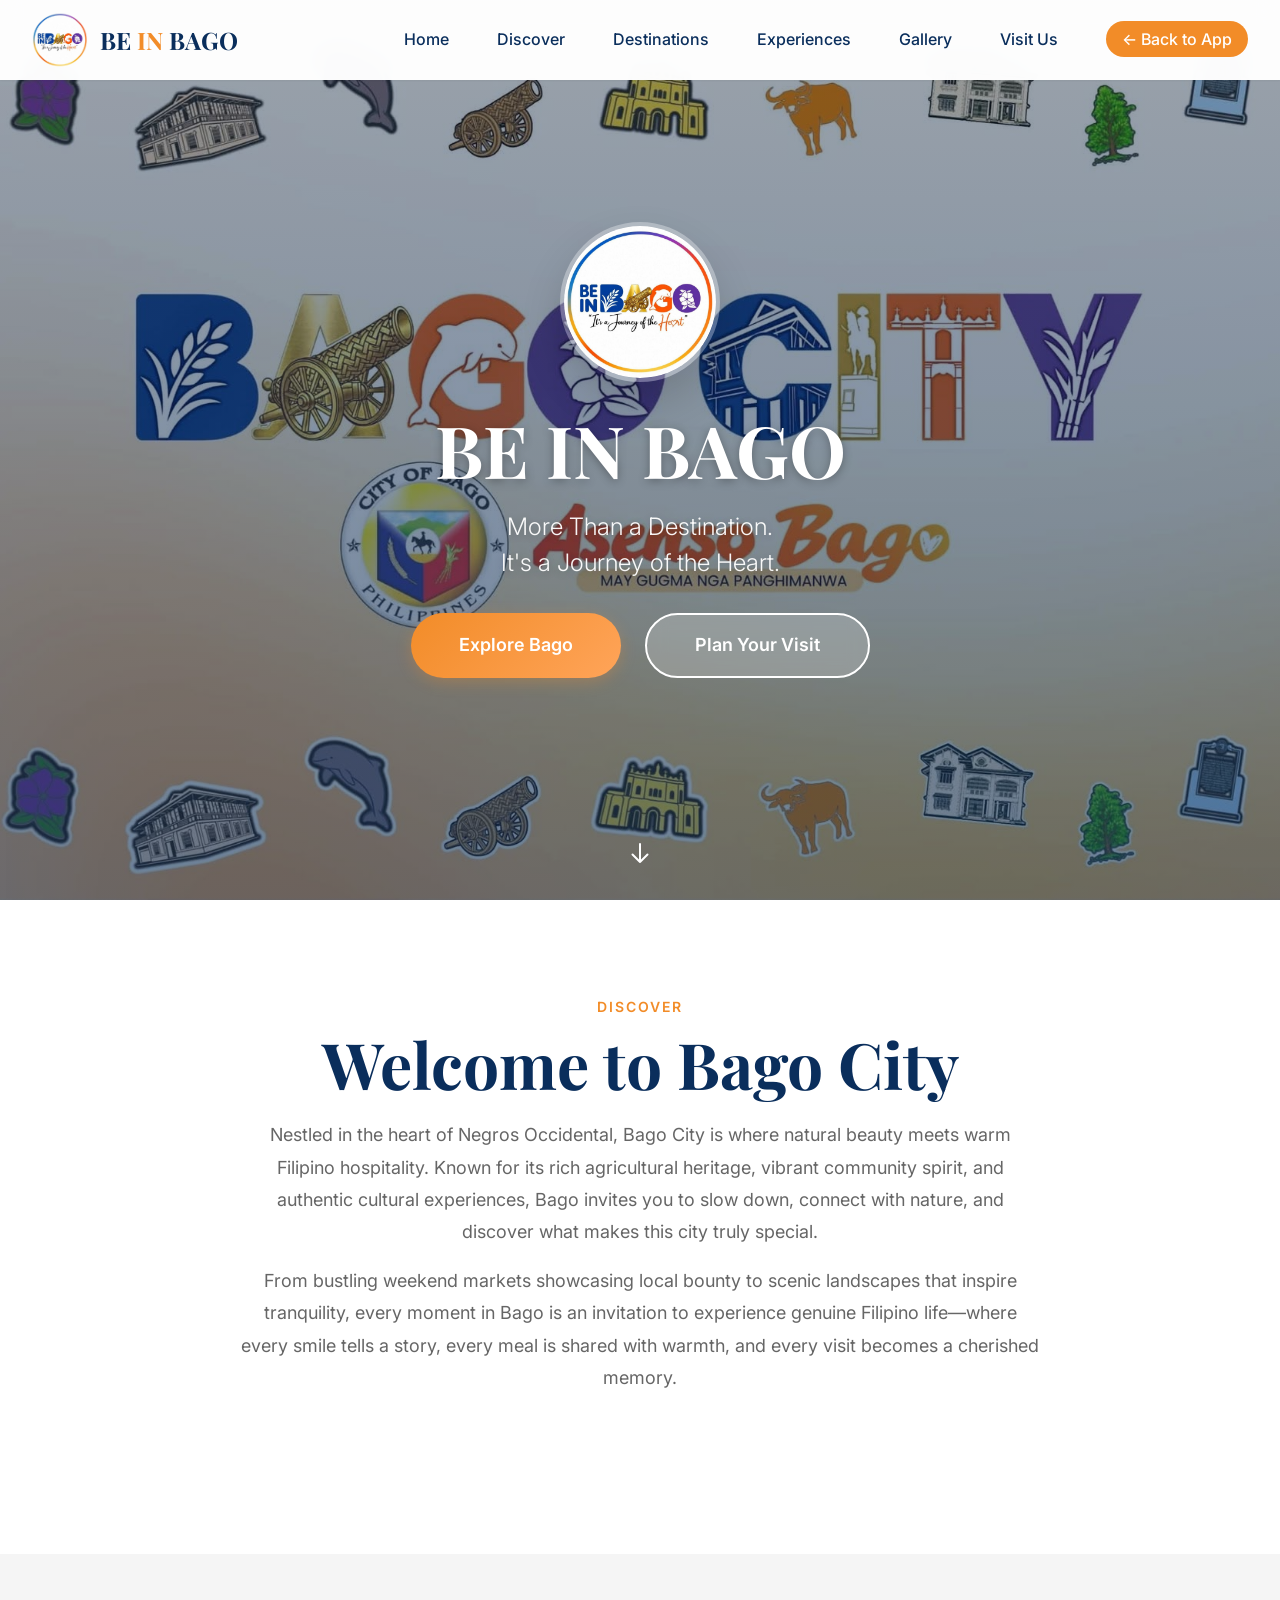
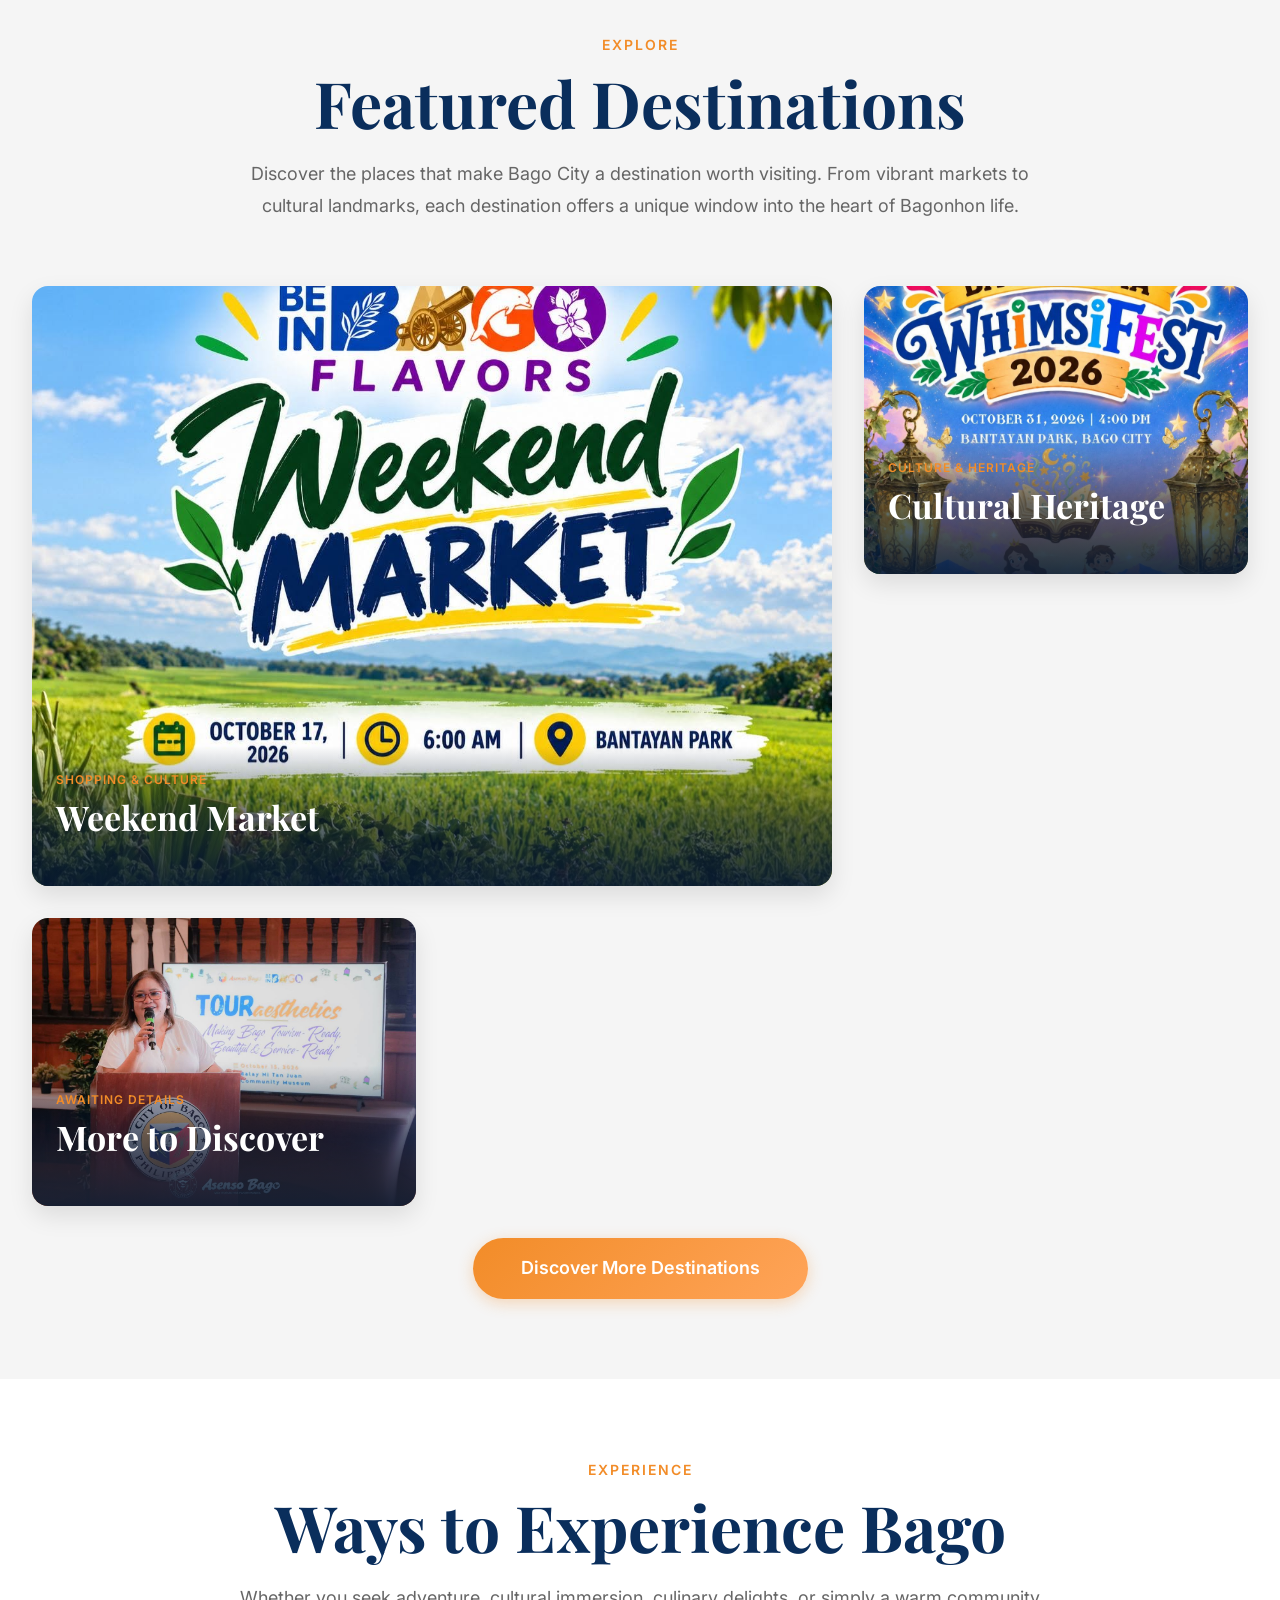
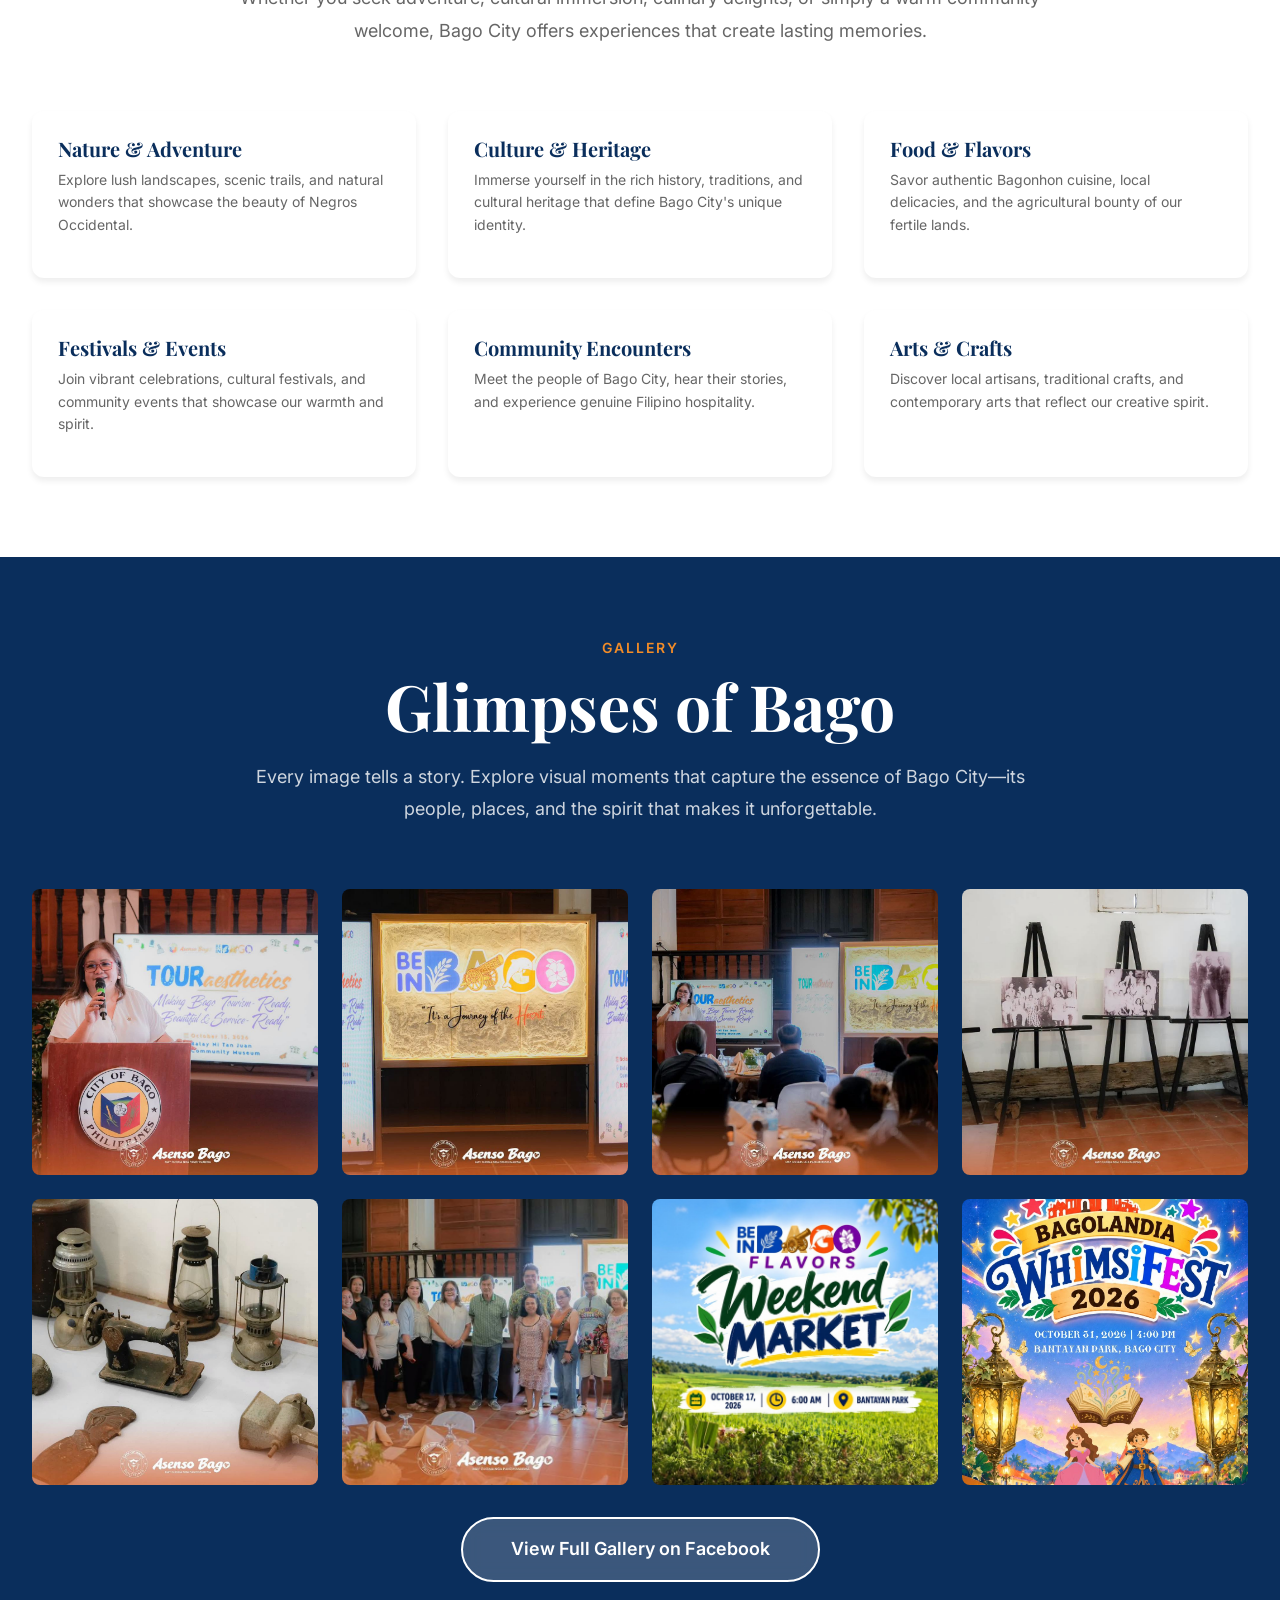
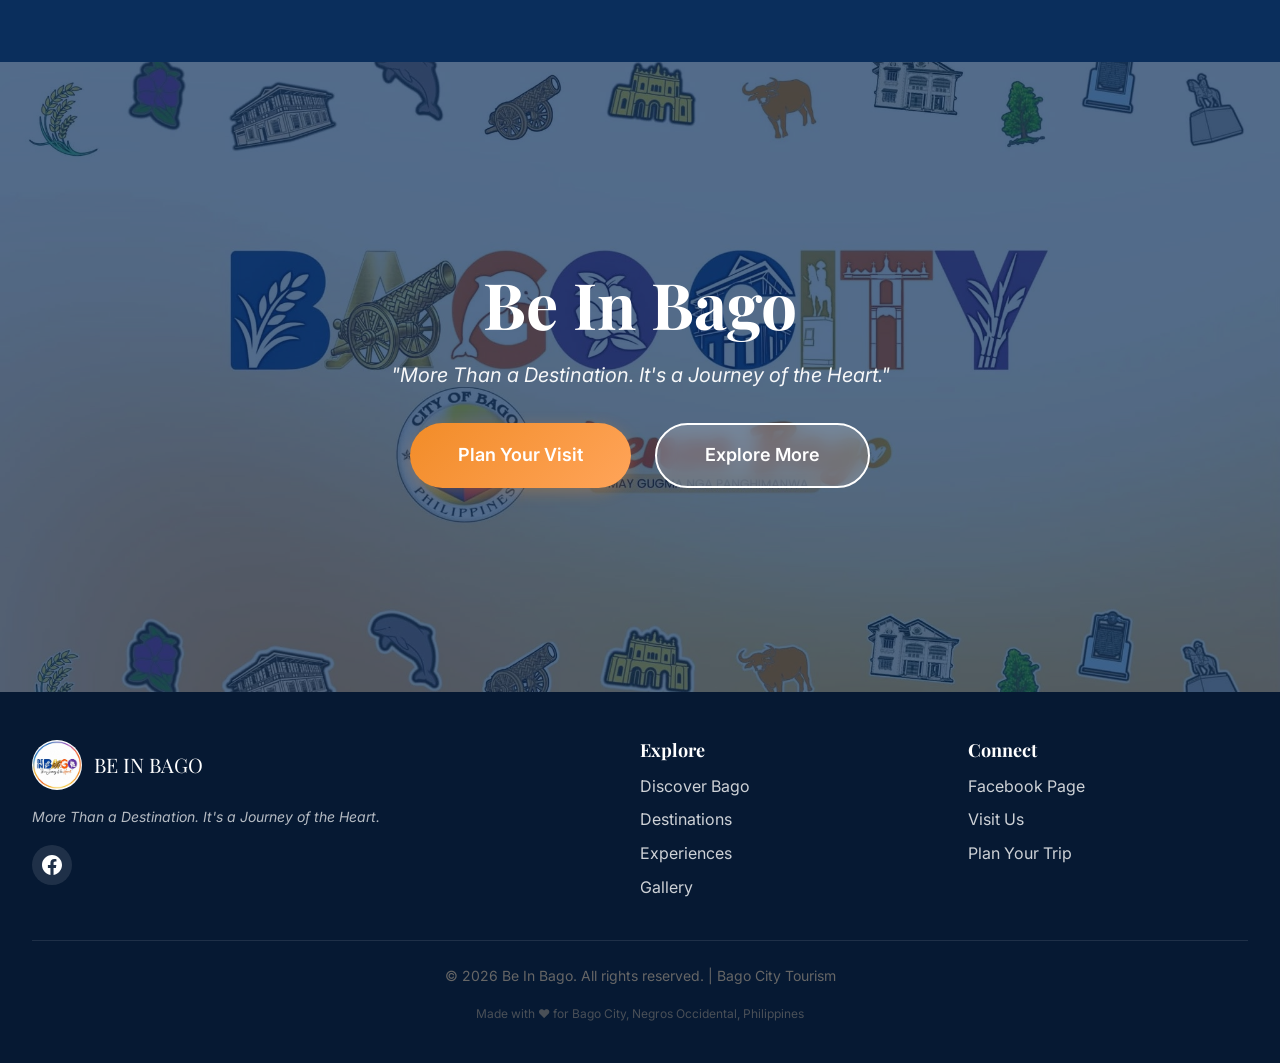
<file: index.html>
<!DOCTYPE html>
<html lang="en">
<head>
  <meta charset="UTF-8">
  <meta name="viewport" content="width=device-width, initial-scale=1.0">
  
  <!-- Primary Meta Tags -->
  <title>Be In Bago | Tourism - Discover Bago City, Negros Occidental</title>
  <meta name="title" content="Be In Bago | Tourism - Discover Bago City, Negros Occidental">
  <meta name="description" content="More than a destination. It's a journey of the heart. Experience Bago City's natural beauty, rich culture, local flavors, and warm Filipino hospitality.">
  <meta name="keywords" content="Bago City, Negros Occidental, Philippines tourism, travel Bago, Bago attractions, weekend market, Be In Bago">
  
  <!-- Open Graph / Facebook -->
  <meta property="og:type" content="website">
  <meta property="og:url" content="https://be-in-bago.vercel.app/">
  <meta property="og:title" content="Be In Bago | Discover Bago City">
  <meta property="og:description" content="More than a destination. It's a journey of the heart. Discover Bago City's beauty, culture, and hospitality.">
  <meta property="og:image" content="https://be-in-bago.vercel.app/assets/images/og/og-image.jpg">
  
  <!-- Twitter -->
  <meta property="twitter:card" content="summary_large_image">
  <meta property="twitter:url" content="https://be-in-bago.vercel.app/">
  <meta property="twitter:title" content="Be In Bago | Discover Bago City">
  <meta property="twitter:description" content="More than a destination. It's a journey of the heart.">
  <meta property="twitter:image" content="https://be-in-bago.vercel.app/assets/images/og/og-image.jpg">
  
  <!-- Favicon (using logo for now) -->
  <link rel="icon" type="image/jpeg" href="assets/images/brand/logo.jpg">
  
  <!-- Google Fonts -->
  <link rel="preconnect" href="https://fonts.googleapis.com">
  <link rel="preconnect" href="https://fonts.gstatic.com" crossorigin>
  <link href="https://fonts.googleapis.com/css2?family=Playfair+Display:wght@400;700;900&family=Inter:wght@300;400;500;600;700&display=swap" rel="stylesheet">
  
  <!-- Stylesheet -->
  <link rel="stylesheet" href="assets/css/main.css">
</head>
<body>
  
  <!-- HEADER -->
  <header class="header">
    <div class="header-container container">
      <a href="index.html" class="logo">
        <img src="assets/images/brand/logo.jpg" alt="Be In Bago Logo" class="logo-img">
        <span class="logo-text">BE <span class="highlight">IN</span> BAGO</span>
      </a>
      
      <!-- Desktop Navigation -->
      <nav class="nav-desktop" aria-label="Main navigation">
        <ul class="nav-list">
          <li><a href="index.html" class="nav-link active">Home</a></li>
          <li><a href="#discover" class="nav-link">Discover</a></li>
          <li><a href="#destinations" class="nav-link">Destinations</a></li>
          <li><a href="#experiences" class="nav-link">Experiences</a></li>
          <li><a href="#gallery" class="nav-link">Gallery</a></li>
          <li><a href="https://www.facebook.com/profile.php?id=61593703577896" target="_blank" rel="noopener" class="nav-link">Visit Us</a></li>
          <li><a href="https://asenso-bago.vercel.app" class="nav-link nav-link-portal" style="background: var(--orange-primary); color: white; padding: 8px 16px; border-radius: 20px;">← Back to App</a></li>
        </ul>
      </nav>
      
      <!-- Mobile Menu Toggle -->
      <button class="menu-toggle" aria-label="Toggle menu" aria-expanded="false">
        <span></span>
        <span></span>
        <span></span>
      </button>
    </div>
    
    <!-- Mobile Navigation -->
    <nav class="nav-mobile" aria-label="Mobile navigation">
      <ul class="nav-list">
        <li><a href="index.html" class="nav-link active">Home</a></li>
        <li><a href="#discover" class="nav-link">Discover Bago</a></li>
        <li><a href="#destinations" class="nav-link">Destinations</a></li>
        <li><a href="#experiences" class="nav-link">Experiences</a></li>
        <li><a href="#gallery" class="nav-link">Gallery</a></li>
        <li><a href="https://www.facebook.com/profile.php?id=61593703577896" target="_blank" rel="noopener" class="nav-link">Visit Us on Facebook</a></li>
        <li><a href="https://asenso-bago.vercel.app" class="nav-link" style="background: var(--orange-primary); color: white; padding: 12px 16px; border-radius: 8px; margin-top: 12px; text-align: center;">← Back to App</a></li>
      </ul>
    </nav>
  </header>
  
  <!-- HERO SECTION -->
  <section class="hero" id="home">
    <img src="assets/images/hero/hero-cover.jpg" alt="Bago City scenic view" class="hero-bg">
    <div class="hero-overlay"></div>
    
    <div class="hero-content">
      <img src="assets/images/brand/logo.jpg" alt="Be In Bago" class="hero-logo">
      <h1 class="hero-title">BE IN BAGO</h1>
      <p class="hero-tagline">More Than a Destination.<br>It's a Journey of the Heart.</p>
      
      <div class="hero-actions">
        <a href="#discover" class="btn btn-primary">Explore Bago</a>
        <a href="https://www.facebook.com/profile.php?id=61593703577896" target="_blank" rel="noopener" class="btn btn-secondary">Plan Your Visit</a>
      </div>
    </div>
    
    <button class="scroll-indicator" aria-label="Scroll to content">
      <svg fill="none" viewBox="0 0 24 24" stroke-width="2">
        <path stroke-linecap="round" stroke-linejoin="round" d="M19.5 13.5L12 21m0 0l-7.5-7.5M12 21V3" />
      </svg>
    </button>
  </section>
  
  <!-- DISCOVER BAGO SECTION -->
  <section class="section discover" id="discover">
    <div class="container">
      <div class="section-header">
        <p class="section-subtitle">Discover</p>
        <h2 class="section-title">Welcome to Bago City</h2>
        <p class="section-description">
          Nestled in the heart of Negros Occidental, Bago City is where natural beauty meets warm Filipino hospitality. 
          Known for its rich agricultural heritage, vibrant community spirit, and authentic cultural experiences, 
          Bago invites you to slow down, connect with nature, and discover what makes this city truly special.
        </p>
        <p class="section-description">
          From bustling weekend markets showcasing local bounty to scenic landscapes that inspire tranquility, 
          every moment in Bago is an invitation to experience genuine Filipino life—where every smile tells a story, 
          every meal is shared with warmth, and every visit becomes a cherished memory.
        </p>
      </div>
    </div>
  </section>
  
  <!-- FEATURED DESTINATIONS SECTION -->
  <section class="section-lg destinations" id="destinations">
    <div class="container">
      <div class="section-header">
        <p class="section-subtitle">Explore</p>
        <h2 class="section-title">Featured Destinations</h2>
        <p class="section-description">
          Discover the places that make Bago City a destination worth visiting. From vibrant markets to cultural landmarks, 
          each destination offers a unique window into the heart of Bagonhon life.
        </p>
      </div>
      
      <div class="destinations-grid">
        <!-- Weekend Market -->
        <article class="destination-card">
          <img loading="lazy" src="assets/images/destinations/weekend-market.jpg" alt="Bago City Weekend Market" class="destination-img">
          <div class="destination-overlay">
            <p class="destination-category">Shopping & Culture</p>
            <h3 class="destination-name">Weekend Market</h3>
            <p class="destination-description">
              Experience the vibrant heart of Bago City where locals gather every weekend to showcase fresh produce, 
              local crafts, and authentic street food. A true celebration of community and culture.
            </p>
          </div>
        </article>
        
        <!-- Bacolodia Connection -->
        <article class="destination-card">
          <img loading="lazy" src="assets/images/destinations/bacolodia.jpg" alt="Bago City Cultural Heritage" class="destination-img">
          <div class="destination-overlay">
            <p class="destination-category">Culture & Heritage</p>
            <h3 class="destination-name">Cultural Heritage</h3>
            <p class="destination-description">
              Discover Bago City's rich cultural connection to the wider Negros Occidental heritage and the vibrant 
              traditions that define our community.
            </p>
          </div>
        </article>
        
        <!-- Placeholder for additional destinations (will be added after image identification) -->
        <article class="destination-card">
          <img loading="lazy" src="assets/images/gallery/1.jpg" alt="Bago City attraction" class="destination-img">
          <div class="destination-overlay">
            <p class="destination-category">Awaiting Details</p>
            <h3 class="destination-name">More to Discover</h3>
            <p class="destination-description">
              Bago City has many more beautiful destinations waiting to be explored. Stay tuned as we share more 
              of our city's hidden gems.
            </p>
          </div>
        </article>
      </div>
      
      <div class="text-center mt-8">
        <a href="https://www.facebook.com/profile.php?id=61593703577896" target="_blank" rel="noopener" class="btn btn-primary">
          Discover More Destinations
        </a>
      </div>
    </div>
  </section>
  
  <!-- EXPERIENCES SECTION -->
  <section class="section-lg experiences" id="experiences">
    <div class="container">
      <div class="section-header">
        <p class="section-subtitle">Experience</p>
        <h2 class="section-title">Ways to Experience Bago</h2>
        <p class="section-description">
          Whether you seek adventure, cultural immersion, culinary delights, or simply a warm community welcome, 
          Bago City offers experiences that create lasting memories.
        </p>
      </div>
      
      <div class="experiences-grid">
        <article class="experience-card">
          <h3 class="experience-name">Nature & Adventure</h3>
          <p class="experience-description">
            Explore lush landscapes, scenic trails, and natural wonders that showcase the beauty of Negros Occidental.
          </p>
        </article>
        
        <article class="experience-card">
          <h3 class="experience-name">Culture & Heritage</h3>
          <p class="experience-description">
            Immerse yourself in the rich history, traditions, and cultural heritage that define Bago City's unique identity.
          </p>
        </article>
        
        <article class="experience-card">
          <h3 class="experience-name">Food & Flavors</h3>
          <p class="experience-description">
            Savor authentic Bagonhon cuisine, local delicacies, and the agricultural bounty of our fertile lands.
          </p>
        </article>
        
        <article class="experience-card">
          <h3 class="experience-name">Festivals & Events</h3>
          <p class="experience-description">
            Join vibrant celebrations, cultural festivals, and community events that showcase our warmth and spirit.
          </p>
        </article>
        
        <article class="experience-card">
          <h3 class="experience-name">Community Encounters</h3>
          <p class="experience-description">
            Meet the people of Bago City, hear their stories, and experience genuine Filipino hospitality.
          </p>
        </article>
        
        <article class="experience-card">
          <h3 class="experience-name">Arts & Crafts</h3>
          <p class="experience-description">
            Discover local artisans, traditional crafts, and contemporary arts that reflect our creative spirit.
          </p>
        </article>
      </div>
    </div>
  </section>
  
  <!-- GALLERY PREVIEW SECTION -->
  <section class="section-lg gallery-preview" id="gallery">
    <div class="container">
      <div class="section-header">
        <p class="section-subtitle">Gallery</p>
        <h2 class="section-title">Glimpses of Bago</h2>
        <p class="section-description">
          Every image tells a story. Explore visual moments that capture the essence of Bago City—its people, 
          places, and the spirit that makes it unforgettable.
        </p>
      </div>
      
      <div class="gallery-grid">
        <div class="gallery-item">
          <img loading="lazy" src="assets/images/gallery/1.jpg" alt="Bago City scene">
          <div class="gallery-item-overlay">
            <span class="text-white">View Image</span>
          </div>
        </div>
        
        <div class="gallery-item">
          <img loading="lazy" src="assets/images/gallery/2.jpg" alt="Bago City scene">
          <div class="gallery-item-overlay">
            <span class="text-white">View Image</span>
          </div>
        </div>
        
        <div class="gallery-item">
          <img loading="lazy" src="assets/images/gallery/3.jpg" alt="Bago City scene">
          <div class="gallery-item-overlay">
            <span class="text-white">View Image</span>
          </div>
        </div>
        
        <div class="gallery-item">
          <img loading="lazy" src="assets/images/gallery/4.jpg" alt="Bago City scene">
          <div class="gallery-item-overlay">
            <span class="text-white">View Image</span>
          </div>
        </div>
        
        <div class="gallery-item">
          <img loading="lazy" src="assets/images/gallery/5.jpg" alt="Bago City scene">
          <div class="gallery-item-overlay">
            <span class="text-white">View Image</span>
          </div>
        </div>
        
        <div class="gallery-item">
          <img loading="lazy" src="assets/images/gallery/6.jpg" alt="Bago City scene">
          <div class="gallery-item-overlay">
            <span class="text-white">View Image</span>
          </div>
        </div>
        
        <div class="gallery-item">
          <img loading="lazy" src="assets/images/destinations/weekend-market.jpg" alt="Weekend Market">
          <div class="gallery-item-overlay">
            <span class="text-white">View Image</span>
          </div>
        </div>
        
        <div class="gallery-item">
          <img loading="lazy" src="assets/images/destinations/bacolodia.jpg" alt="Cultural heritage">
          <div class="gallery-item-overlay">
            <span class="text-white">View Image</span>
          </div>
        </div>
      </div>
      
      <div class="text-center mt-8">
        <a href="https://www.facebook.com/profile.php?id=61593703577896" target="_blank" rel="noopener" class="btn btn-secondary">
          View Full Gallery on Facebook
        </a>
      </div>
    </div>
  </section>
  
  <!-- CLOSING INVITATION SECTION -->
  <section class="closing">
    <img loading="lazy" src="assets/images/hero/hero-cover.jpg" alt="Be In Bago" class="closing-bg">
    <div class="closing-overlay"></div>
    
    <div class="closing-content">
      <h2 class="closing-title">Be In Bago</h2>
      <p class="closing-tagline">"More Than a Destination. It's a Journey of the Heart."</p>
      
      <div class="hero-actions">
        <a href="https://www.facebook.com/profile.php?id=61593703577896" target="_blank" rel="noopener" class="btn btn-primary">
          Plan Your Visit
        </a>
        <a href="#discover" class="btn btn-secondary">Explore More</a>
      </div>
    </div>
  </section>
  
  <!-- FOOTER -->
  <footer class="footer">
    <div class="container">
      <div class="footer-content">
        <div class="footer-col">
          <div class="footer-brand">
            <img loading="lazy" src="assets/images/brand/logo.jpg" alt="Be In Bago" class="footer-logo">
            <span class="footer-brand-text">BE IN BAGO</span>
          </div>
          <p class="footer-tagline">More Than a Destination. It's a Journey of the Heart.</p>
          
          <div class="footer-social">
            <a href="https://www.facebook.com/profile.php?id=61593703577896" target="_blank" rel="noopener" class="social-link" aria-label="Visit us on Facebook">
              <svg width="20" height="20" fill="currentColor" viewBox="0 0 24 24">
                <path d="M24 12.073c0-6.627-5.373-12-12-12s-12 5.373-12 12c0 5.99 4.388 10.954 10.125 11.854v-8.385H7.078v-3.47h3.047V9.43c0-3.007 1.792-4.669 4.533-4.669 1.312 0 2.686.235 2.686.235v2.953H15.83c-1.491 0-1.956.925-1.956 1.874v2.25h3.328l-.532 3.47h-2.796v8.385C19.612 23.027 24 18.062 24 12.073z"/>
              </svg>
            </a>
          </div>
        </div>
        
        <div class="footer-col">
          <h3 class="footer-section-title">Explore</h3>
          <ul class="footer-links">
            <li><a href="#discover">Discover Bago</a></li>
            <li><a href="#destinations">Destinations</a></li>
            <li><a href="#experiences">Experiences</a></li>
            <li><a href="#gallery">Gallery</a></li>
          </ul>
        </div>
        
        <div class="footer-col">
          <h3 class="footer-section-title">Connect</h3>
          <ul class="footer-links">
            <li><a href="https://www.facebook.com/profile.php?id=61593703577896" target="_blank" rel="noopener">Facebook Page</a></li>
            <li><a href="https://www.facebook.com/profile.php?id=61593703577896" target="_blank" rel="noopener">Visit Us</a></li>
            <li><a href="https://www.facebook.com/profile.php?id=61593703577896" target="_blank" rel="noopener">Plan Your Trip</a></li>
          </ul>
        </div>
      </div>
      
      <div class="footer-bottom">
        <p>&copy; 2026 Be In Bago. All rights reserved. | Bago City Tourism</p>
        <p style="margin-top: 8px; font-size: 12px; opacity: 0.7;">
          Made with ❤️ for Bago City, Negros Occidental, Philippines
        </p>
      </div>
    </div>
  </footer>
  
  <!-- JavaScript -->
  <script src="assets/js/main.js"></script>
</body>
</html>
</file>
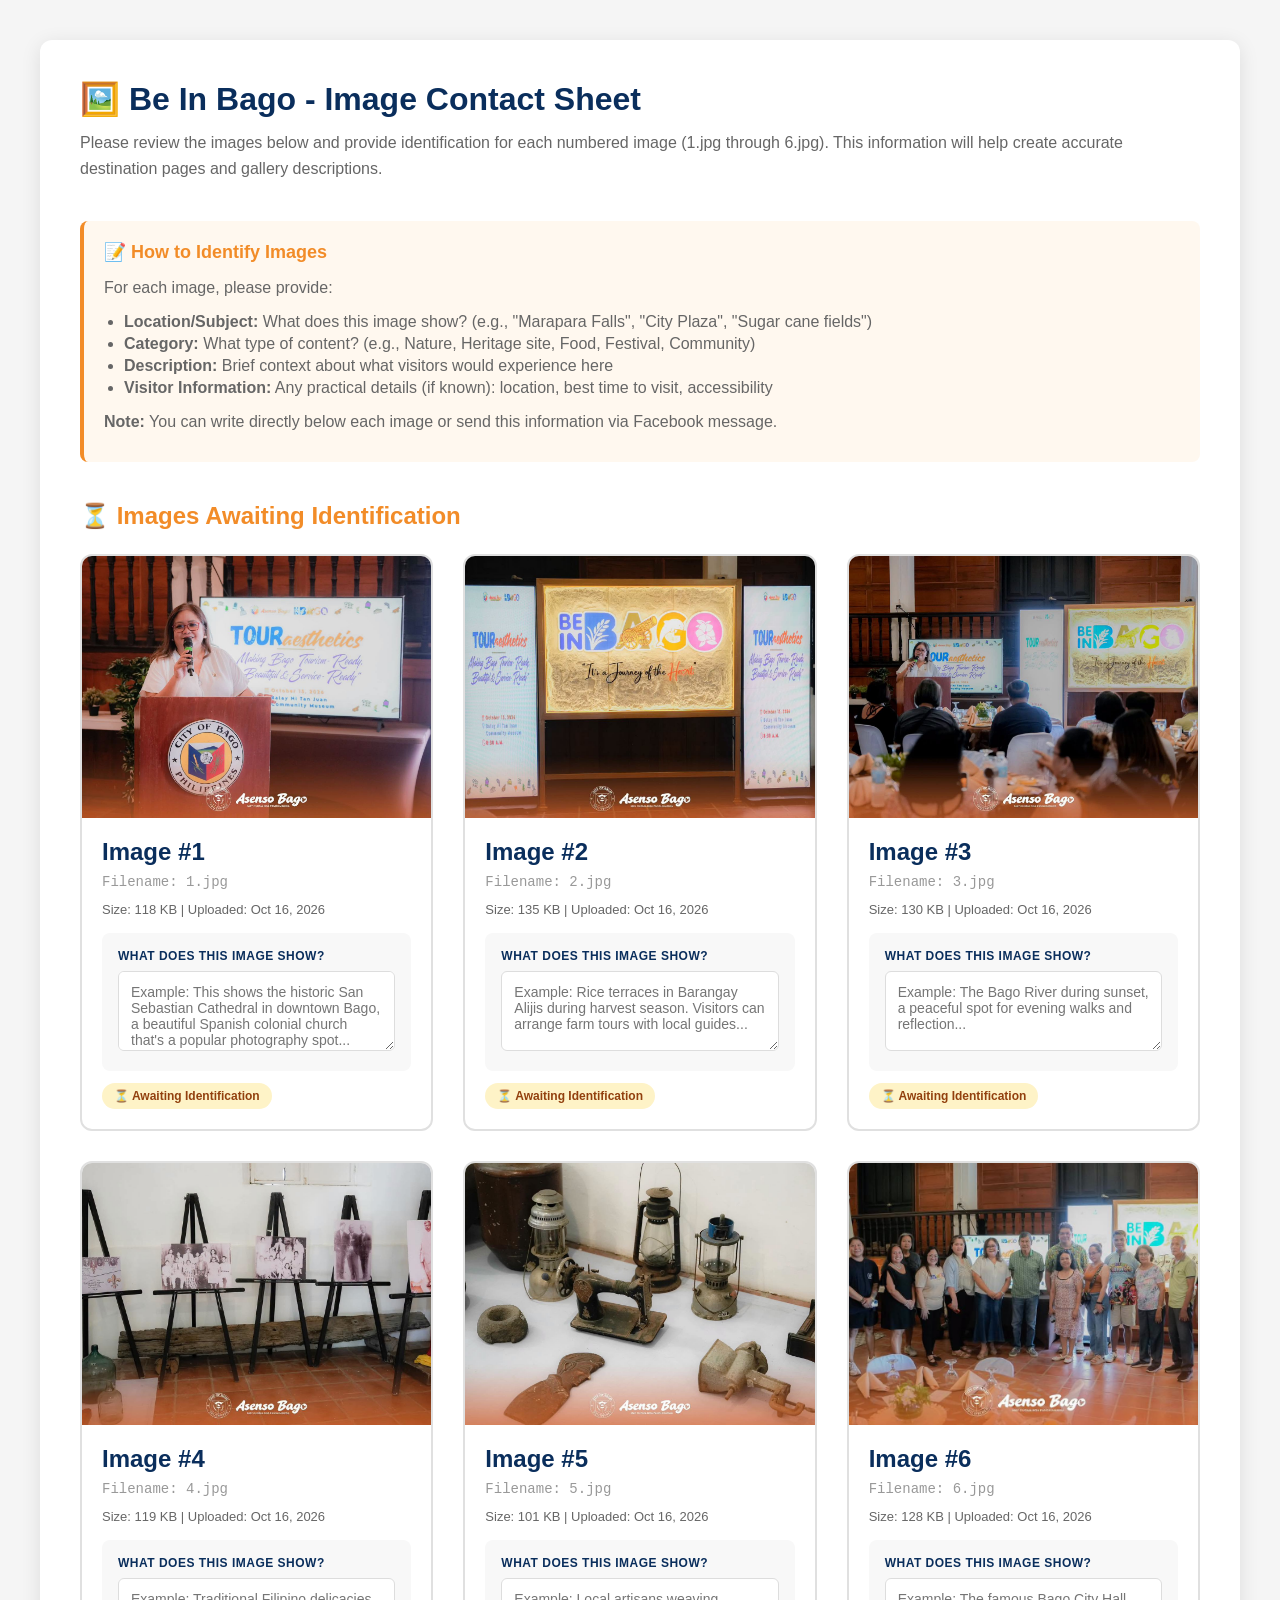
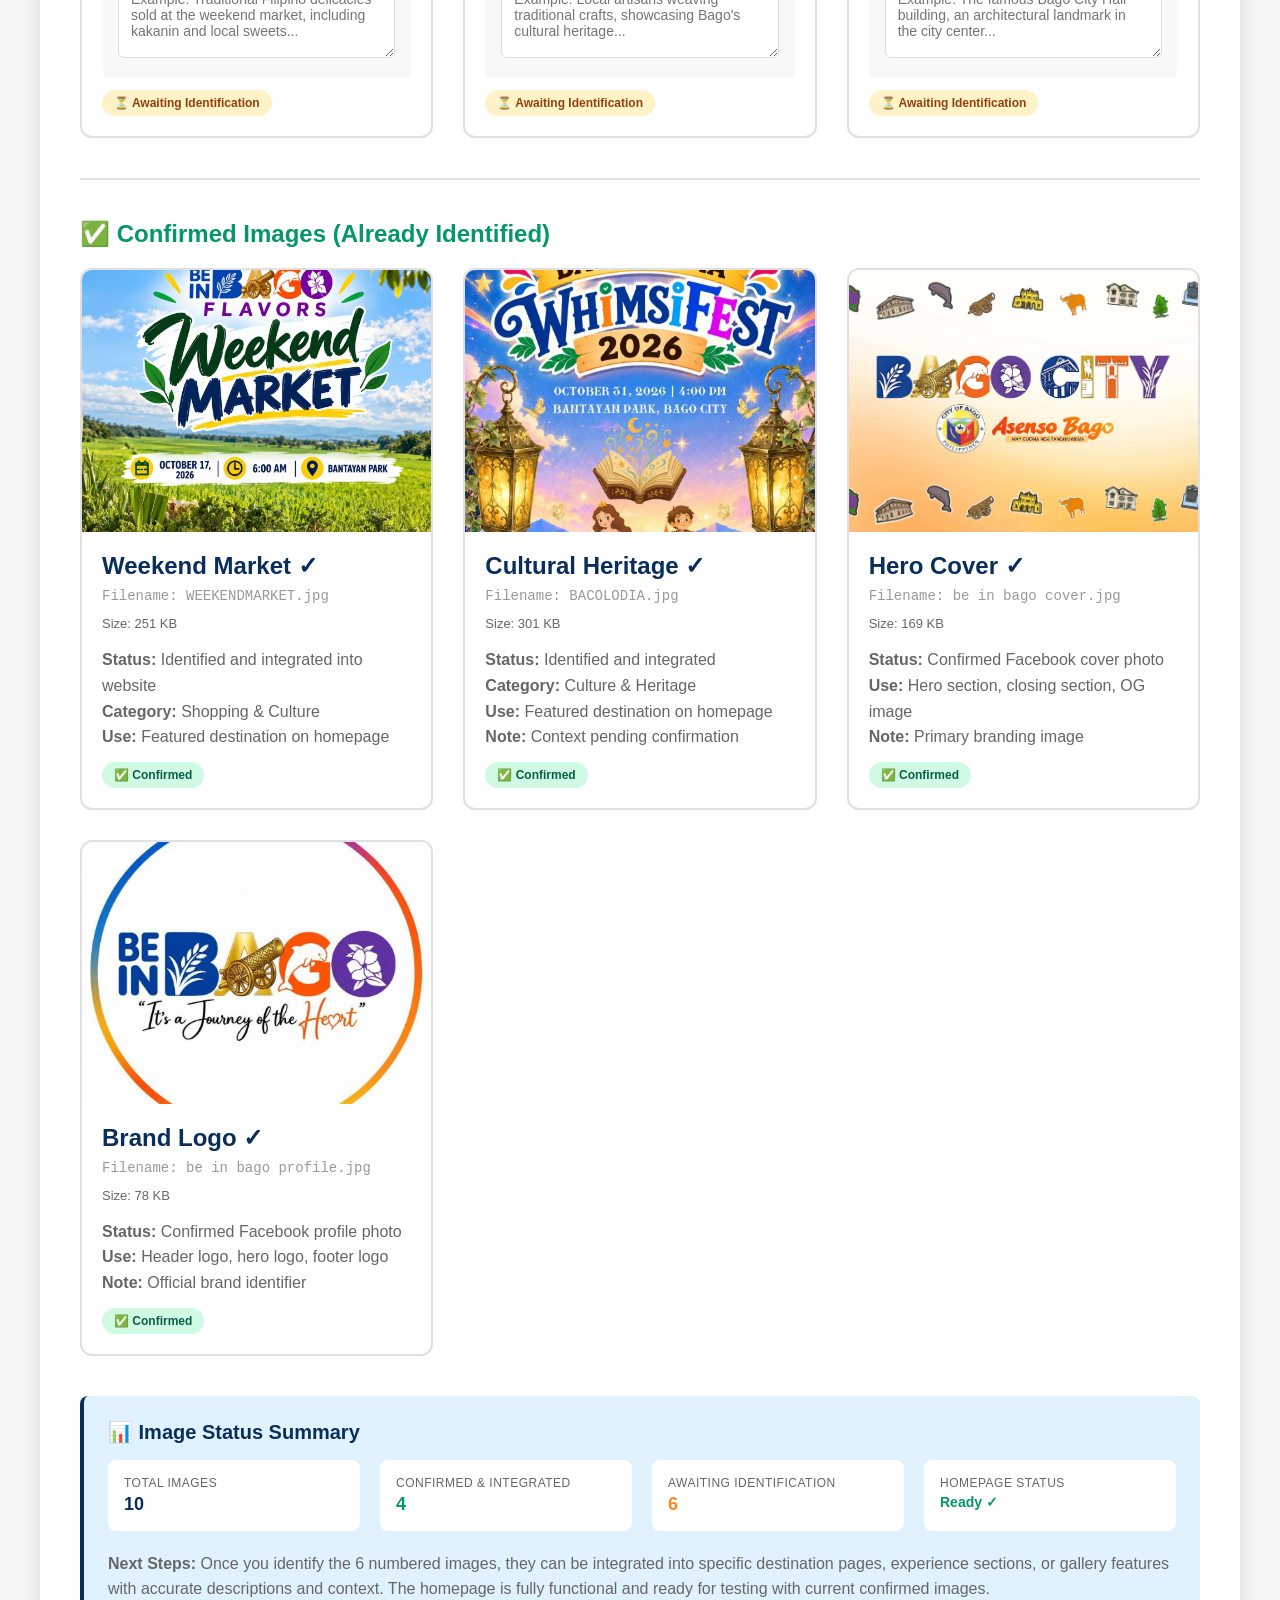
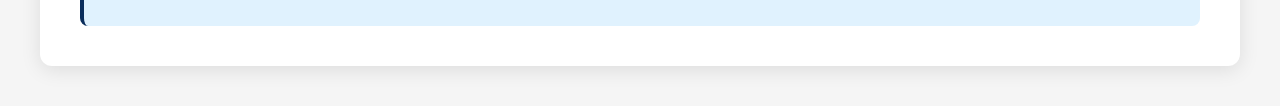
<file: image-contact-sheet.html>
<!DOCTYPE html>
<html lang="en">
<head>
  <meta charset="UTF-8">
  <meta name="viewport" content="width=device-width, initial-scale=1.0">
  <title>Be In Bago - Image Contact Sheet</title>
  <style>
    * {
      margin: 0;
      padding: 0;
      box-sizing: border-box;
    }
    
    body {
      font-family: -apple-system, BlinkMacSystemFont, 'Segoe UI', sans-serif;
      background: #f5f5f5;
      padding: 40px 20px;
    }
    
    .container {
      max-width: 1200px;
      margin: 0 auto;
      background: white;
      padding: 40px;
      border-radius: 12px;
      box-shadow: 0 4px 20px rgba(0,0,0,0.1);
    }
    
    h1 {
      color: #0A2E5C;
      margin-bottom: 12px;
      font-size: 32px;
    }
    
    .subtitle {
      color: #666;
      margin-bottom: 40px;
      font-size: 16px;
      line-height: 1.6;
    }
    
    .instructions {
      background: #FFF8EF;
      border-left: 4px solid #F28C28;
      padding: 20px;
      margin-bottom: 40px;
      border-radius: 8px;
    }
    
    .instructions h2 {
      color: #F28C28;
      font-size: 18px;
      margin-bottom: 12px;
    }
    
    .instructions p {
      color: #666;
      line-height: 1.6;
      margin-bottom: 8px;
    }
    
    .instructions ul {
      margin: 12px 0 0 20px;
      color: #666;
    }
    
    .instructions li {
      margin-bottom: 4px;
    }
    
    .grid {
      display: grid;
      grid-template-columns: repeat(auto-fit, minmax(350px, 1fr));
      gap: 30px;
      margin-bottom: 40px;
    }
    
    .image-card {
      background: white;
      border: 2px solid #e0e0e0;
      border-radius: 12px;
      overflow: hidden;
      transition: all 0.3s;
    }
    
    .image-card:hover {
      border-color: #F28C28;
      box-shadow: 0 8px 24px rgba(242, 140, 40, 0.2);
      transform: translateY(-4px);
    }
    
    .image-wrapper {
      position: relative;
      width: 100%;
      padding-top: 75%; /* 4:3 aspect ratio */
      background: #f0f0f0;
      overflow: hidden;
    }
    
    .image-wrapper img {
      position: absolute;
      top: 0;
      left: 0;
      width: 100%;
      height: 100%;
      object-fit: cover;
    }
    
    .image-info {
      padding: 20px;
    }
    
    .image-number {
      font-size: 24px;
      font-weight: 700;
      color: #0A2E5C;
      margin-bottom: 8px;
    }
    
    .image-filename {
      font-size: 14px;
      color: #999;
      font-family: 'Courier New', monospace;
      margin-bottom: 12px;
    }
    
    .image-dimensions {
      font-size: 13px;
      color: #666;
      margin-bottom: 16px;
    }
    
    .identification-form {
      background: #f8f8f8;
      padding: 16px;
      border-radius: 8px;
      margin-top: 16px;
    }
    
    .identification-form label {
      display: block;
      font-size: 12px;
      font-weight: 600;
      color: #0A2E5C;
      margin-bottom: 8px;
      text-transform: uppercase;
      letter-spacing: 0.5px;
    }
    
    .identification-form textarea {
      width: 100%;
      padding: 12px;
      border: 1px solid #ddd;
      border-radius: 6px;
      font-family: inherit;
      font-size: 14px;
      resize: vertical;
      min-height: 80px;
    }
    
    .identification-form textarea:focus {
      outline: none;
      border-color: #F28C28;
    }
    
    .status-badge {
      display: inline-block;
      padding: 6px 12px;
      background: #fef3c7;
      color: #92400e;
      border-radius: 20px;
      font-size: 12px;
      font-weight: 600;
      margin-top: 12px;
    }
    
    .confirmed {
      background: #d1fae5;
      color: #065f46;
    }
    
    .summary {
      background: #e0f2fe;
      border-left: 4px solid #0A2E5C;
      padding: 24px;
      border-radius: 8px;
      margin-top: 40px;
    }
    
    .summary h2 {
      color: #0A2E5C;
      font-size: 20px;
      margin-bottom: 16px;
    }
    
    .summary-grid {
      display: grid;
      grid-template-columns: repeat(auto-fit, minmax(250px, 1fr));
      gap: 20px;
    }
    
    .summary-item {
      background: white;
      padding: 16px;
      border-radius: 8px;
    }
    
    .summary-label {
      font-size: 12px;
      color: #666;
      margin-bottom: 4px;
      text-transform: uppercase;
      letter-spacing: 0.5px;
    }
    
    .summary-value {
      font-size: 18px;
      font-weight: 700;
      color: #0A2E5C;
    }
    
    .confirmed-images {
      margin-top: 40px;
      padding-top: 40px;
      border-top: 2px solid #e0e0e0;
    }
    
    .confirmed-images h2 {
      color: #059669;
      margin-bottom: 20px;
    }
    
    @media (max-width: 768px) {
      .container {
        padding: 20px;
      }
      
      .grid {
        grid-template-columns: 1fr;
      }
      
      h1 {
        font-size: 24px;
      }
    }
    
    @media print {
      body {
        background: white;
      }
      
      .container {
        box-shadow: none;
        padding: 0;
      }
      
      .identification-form {
        page-break-inside: avoid;
      }
    }
  </style>
</head>
<body>
  <div class="container">
    <h1>🖼️ Be In Bago - Image Contact Sheet</h1>
    <p class="subtitle">
      Please review the images below and provide identification for each numbered image (1.jpg through 6.jpg).
      This information will help create accurate destination pages and gallery descriptions.
    </p>
    
    <div class="instructions">
      <h2>📝 How to Identify Images</h2>
      <p>For each image, please provide:</p>
      <ul>
        <li><strong>Location/Subject:</strong> What does this image show? (e.g., "Marapara Falls", "City Plaza", "Sugar cane fields")</li>
        <li><strong>Category:</strong> What type of content? (e.g., Nature, Heritage site, Food, Festival, Community)</li>
        <li><strong>Description:</strong> Brief context about what visitors would experience here</li>
        <li><strong>Visitor Information:</strong> Any practical details (if known): location, best time to visit, accessibility</li>
      </ul>
      <p style="margin-top: 12px;"><strong>Note:</strong> You can write directly below each image or send this information via Facebook message.</p>
    </div>
    
    <!-- UNIDENTIFIED IMAGES SECTION -->
    <h2 style="color: #F28C28; margin-bottom: 24px;">⏳ Images Awaiting Identification</h2>
    
    <div class="grid">
      <!-- Image 1 -->
      <div class="image-card">
        <div class="image-wrapper">
          <img src="assets/images/gallery/1.jpg" alt="Image 1 - Awaiting identification">
        </div>
        <div class="image-info">
          <div class="image-number">Image #1</div>
          <div class="image-filename">Filename: 1.jpg</div>
          <div class="image-dimensions">Size: 118 KB | Uploaded: Oct 16, 2026</div>
          
          <div class="identification-form">
            <label>What does this image show?</label>
            <textarea placeholder="Example: This shows the historic San Sebastian Cathedral in downtown Bago, a beautiful Spanish colonial church that's a popular photography spot..."></textarea>
          </div>
          
          <span class="status-badge">⏳ Awaiting Identification</span>
        </div>
      </div>
      
      <!-- Image 2 -->
      <div class="image-card">
        <div class="image-wrapper">
          <img src="assets/images/gallery/2.jpg" alt="Image 2 - Awaiting identification">
        </div>
        <div class="image-info">
          <div class="image-number">Image #2</div>
          <div class="image-filename">Filename: 2.jpg</div>
          <div class="image-dimensions">Size: 135 KB | Uploaded: Oct 16, 2026</div>
          
          <div class="identification-form">
            <label>What does this image show?</label>
            <textarea placeholder="Example: Rice terraces in Barangay Alijis during harvest season. Visitors can arrange farm tours with local guides..."></textarea>
          </div>
          
          <span class="status-badge">⏳ Awaiting Identification</span>
        </div>
      </div>
      
      <!-- Image 3 -->
      <div class="image-card">
        <div class="image-wrapper">
          <img src="assets/images/gallery/3.jpg" alt="Image 3 - Awaiting identification">
        </div>
        <div class="image-info">
          <div class="image-number">Image #3</div>
          <div class="image-filename">Filename: 3.jpg</div>
          <div class="image-dimensions">Size: 130 KB | Uploaded: Oct 16, 2026</div>
          
          <div class="identification-form">
            <label>What does this image show?</label>
            <textarea placeholder="Example: The Bago River during sunset, a peaceful spot for evening walks and reflection..."></textarea>
          </div>
          
          <span class="status-badge">⏳ Awaiting Identification</span>
        </div>
      </div>
      
      <!-- Image 4 -->
      <div class="image-card">
        <div class="image-wrapper">
          <img src="assets/images/gallery/4.jpg" alt="Image 4 - Awaiting identification">
        </div>
        <div class="image-info">
          <div class="image-number">Image #4</div>
          <div class="image-filename">Filename: 4.jpg</div>
          <div class="image-dimensions">Size: 119 KB | Uploaded: Oct 16, 2026</div>
          
          <div class="identification-form">
            <label>What does this image show?</label>
            <textarea placeholder="Example: Traditional Filipino delicacies sold at the weekend market, including kakanin and local sweets..."></textarea>
          </div>
          
          <span class="status-badge">⏳ Awaiting Identification</span>
        </div>
      </div>
      
      <!-- Image 5 -->
      <div class="image-card">
        <div class="image-wrapper">
          <img src="assets/images/gallery/5.jpg" alt="Image 5 - Awaiting identification">
        </div>
        <div class="image-info">
          <div class="image-number">Image #5</div>
          <div class="image-filename">Filename: 5.jpg</div>
          <div class="image-dimensions">Size: 101 KB | Uploaded: Oct 16, 2026</div>
          
          <div class="identification-form">
            <label>What does this image show?</label>
            <textarea placeholder="Example: Local artisans weaving traditional crafts, showcasing Bago's cultural heritage..."></textarea>
          </div>
          
          <span class="status-badge">⏳ Awaiting Identification</span>
        </div>
      </div>
      
      <!-- Image 6 -->
      <div class="image-card">
        <div class="image-wrapper">
          <img src="assets/images/gallery/6.jpg" alt="Image 6 - Awaiting identification">
        </div>
        <div class="image-info">
          <div class="image-number">Image #6</div>
          <div class="image-filename">Filename: 6.jpg</div>
          <div class="image-dimensions">Size: 128 KB | Uploaded: Oct 16, 2026</div>
          
          <div class="identification-form">
            <label>What does this image show?</label>
            <textarea placeholder="Example: The famous Bago City Hall building, an architectural landmark in the city center..."></textarea>
          </div>
          
          <span class="status-badge">⏳ Awaiting Identification</span>
        </div>
      </div>
    </div>
    
    <!-- CONFIRMED IMAGES SECTION -->
    <div class="confirmed-images">
      <h2>✅ Confirmed Images (Already Identified)</h2>
      
      <div class="grid">
        <!-- Weekend Market -->
        <div class="image-card">
          <div class="image-wrapper">
            <img src="assets/images/destinations/weekend-market.jpg" alt="Weekend Market">
          </div>
          <div class="image-info">
            <div class="image-number">Weekend Market ✓</div>
            <div class="image-filename">Filename: WEEKENDMARKET.jpg</div>
            <div class="image-dimensions">Size: 251 KB</div>
            <p style="margin-top: 12px; color: #666; line-height: 1.6;">
              <strong>Status:</strong> Identified and integrated into website<br>
              <strong>Category:</strong> Shopping & Culture<br>
              <strong>Use:</strong> Featured destination on homepage
            </p>
            <span class="status-badge confirmed">✅ Confirmed</span>
          </div>
        </div>
        
        <!-- Bacolodia -->
        <div class="image-card">
          <div class="image-wrapper">
            <img src="assets/images/destinations/bacolodia.jpg" alt="Cultural Heritage">
          </div>
          <div class="image-info">
            <div class="image-number">Cultural Heritage ✓</div>
            <div class="image-filename">Filename: BACOLODIA.jpg</div>
            <div class="image-dimensions">Size: 301 KB</div>
            <p style="margin-top: 12px; color: #666; line-height: 1.6;">
              <strong>Status:</strong> Identified and integrated<br>
              <strong>Category:</strong> Culture & Heritage<br>
              <strong>Use:</strong> Featured destination on homepage<br>
              <strong>Note:</strong> Context pending confirmation
            </p>
            <span class="status-badge confirmed">✅ Confirmed</span>
          </div>
        </div>
        
        <!-- Hero/Cover -->
        <div class="image-card">
          <div class="image-wrapper">
            <img src="assets/images/hero/hero-cover.jpg" alt="Be In Bago Cover">
          </div>
          <div class="image-info">
            <div class="image-number">Hero Cover ✓</div>
            <div class="image-filename">Filename: be in bago cover.jpg</div>
            <div class="image-dimensions">Size: 169 KB</div>
            <p style="margin-top: 12px; color: #666; line-height: 1.6;">
              <strong>Status:</strong> Confirmed Facebook cover photo<br>
              <strong>Use:</strong> Hero section, closing section, OG image<br>
              <strong>Note:</strong> Primary branding image
            </p>
            <span class="status-badge confirmed">✅ Confirmed</span>
          </div>
        </div>
        
        <!-- Logo -->
        <div class="image-card">
          <div class="image-wrapper">
            <img src="assets/images/brand/logo.jpg" alt="Be In Bago Logo">
          </div>
          <div class="image-info">
            <div class="image-number">Brand Logo ✓</div>
            <div class="image-filename">Filename: be in bago profile.jpg</div>
            <div class="image-dimensions">Size: 78 KB</div>
            <p style="margin-top: 12px; color: #666; line-height: 1.6;">
              <strong>Status:</strong> Confirmed Facebook profile photo<br>
              <strong>Use:</strong> Header logo, hero logo, footer logo<br>
              <strong>Note:</strong> Official brand identifier
            </p>
            <span class="status-badge confirmed">✅ Confirmed</span>
          </div>
        </div>
      </div>
    </div>
    
    <!-- SUMMARY -->
    <div class="summary">
      <h2>📊 Image Status Summary</h2>
      <div class="summary-grid">
        <div class="summary-item">
          <div class="summary-label">Total Images</div>
          <div class="summary-value">10</div>
        </div>
        <div class="summary-item">
          <div class="summary-label">Confirmed & Integrated</div>
          <div class="summary-value" style="color: #059669;">4</div>
        </div>
        <div class="summary-item">
          <div class="summary-label">Awaiting Identification</div>
          <div class="summary-value" style="color: #F28C28;">6</div>
        </div>
        <div class="summary-item">
          <div class="summary-label">Homepage Status</div>
          <div class="summary-value" style="color: #059669; font-size: 14px;">Ready ✓</div>
        </div>
      </div>
      
      <p style="margin-top: 20px; color: #666; line-height: 1.6;">
        <strong>Next Steps:</strong> Once you identify the 6 numbered images, they can be integrated into specific destination pages,
        experience sections, or gallery features with accurate descriptions and context. The homepage is fully functional 
        and ready for testing with current confirmed images.
      </p>
    </div>
  </div>
</body>
</html>
</file>
<file: assets/css/main.css>
/* ============================================
   BE IN BAGO TOURISM WEBSITE
   Main Stylesheet
   ============================================ */

/* CSS CUSTOM PROPERTIES (Design System) */
:root {
  /* Brand Colors */
  --orange-primary: #F28C28;
  --orange-light: #FFA459;
  --orange-glow: rgba(242, 140, 40, 0.15);
  --orange-dark: #D97706;
  
  --navy-primary: #0A2E5C;
  --navy-light: #0D3A6F;
  --navy-dark: #061933;
  
  --white: #FFFFFF;
  --warm-ivory: #FFF8EF;
  --soft-gray: #F5F5F5;
  --text-dark: #1A1A1A;
  --text-gray: #666666;
  --text-light: #999999;
  
  /* Typography */
  --font-display: 'Playfair Display', Georgia, serif;
  --font-body: -apple-system, BlinkMacSystemFont, 'Segoe UI', 'Inter', sans-serif;
  
  --text-xs: 0.75rem;
  --text-sm: 0.875rem;
  --text-base: 1rem;
  --text-lg: 1.125rem;
  --text-xl: 1.25rem;
  --text-2xl: 1.5rem;
  --text-3xl: 1.875rem;
  --text-4xl: 2.25rem;
  --text-5xl: 3rem;
  --text-6xl: 3.75rem;
  
  /* Spacing */
  --space-1: 0.25rem;
  --space-2: 0.5rem;
  --space-3: 0.75rem;
  --space-4: 1rem;
  --space-6: 1.5rem;
  --space-8: 2rem;
  --space-12: 3rem;
  --space-16: 4rem;
  --space-24: 6rem;
  
  /* Transitions */
  --transition-fast: 150ms ease;
  --transition-base: 250ms ease;
  --transition-slow: 400ms ease;
  
  /* Shadows */
  --shadow-sm: 0 1px 2px rgba(0, 0, 0, 0.05);
  --shadow-md: 0 4px 6px rgba(0, 0, 0, 0.07);
  --shadow-lg: 0 10px 25px rgba(0, 0, 0, 0.1);
  --shadow-xl: 0 20px 40px rgba(0, 0, 0, 0.15);
  
  /* Layout */
  --max-width: 1440px;
  --container-padding: var(--space-4);
  --header-height: 72px;
}

/* RESET & BASE STYLES */
*, *::before, *::after {
  box-sizing: border-box;
  margin: 0;
  padding: 0;
}

html {
  font-size: 16px;
  scroll-behavior: smooth;
}

@media (prefers-reduced-motion: reduce) {
  html {
    scroll-behavior: auto;
  }
  *, *::before, *::after {
    animation-duration: 0.01ms !important;
    animation-iteration-count: 1 !important;
    transition-duration: 0.01ms !important;
  }
}

body {
  font-family: var(--font-body);
  font-size: var(--text-base);
  line-height: 1.6;
  color: var(--text-dark);
  background-color: var(--white);
  -webkit-font-smoothing: antialiased;
  -moz-osx-font-smoothing: grayscale;
  width: 100%;
  position: relative;
}

img {
  max-width: 100%;
  height: auto;
  display: block;
}

a {
  color: inherit;
  text-decoration: none;
}

button {
  font-family: inherit;
  cursor: pointer;
}

/* TYPOGRAPHY */
h1, h2, h3, h4, h5, h6 {
  font-family: var(--font-display);
  font-weight: 700;
  line-height: 1.2;
  color: var(--navy-primary);
}

h1 { font-size: var(--text-5xl); margin-bottom: var(--space-6); }
h2 { font-size: var(--text-4xl); margin-bottom: var(--space-4); }
h3 { font-size: var(--text-3xl); margin-bottom: var(--space-4); }
h4 { font-size: var(--text-2xl); margin-bottom: var(--space-3); }

p {
  margin-bottom: var(--space-4);
  color: var(--text-gray);
}

.text-orange { color: var(--orange-primary); }
.text-navy { color: var(--navy-primary); }

/* LAYOUT UTILITIES */
.container {
  width: 100%;
  max-width: var(--max-width);
  margin: 0 auto;
  padding: 0 var(--container-padding);
}

.section {
  padding: var(--space-16) 0;
  width: 100%;
  overflow: hidden;
}

.section-lg {
  padding: var(--space-24) 0;
  width: 100%;
  overflow: hidden;
}

/* HEADER & NAVIGATION */
.header {
  position: fixed;
  top: 0;
  left: 0;
  right: 0;
  height: var(--header-height);
  background: rgba(255, 255, 255, 0.98);
  backdrop-filter: blur(10px);
  box-shadow: var(--shadow-sm);
  z-index: 1000;
  transition: all var(--transition-base);
}

.header.scrolled {
  box-shadow: var(--shadow-md);
}

.header-container {
  display: flex;
  align-items: center;
  justify-content: space-between;
  height: 100%;
  padding: 0 var(--space-4);
}

.logo {
  display: flex;
  align-items: center;
  gap: var(--space-3);
}

.logo-img {
  width: 50px;
  height: 50px;
  border-radius: 50%;
  object-fit: cover;
}

.logo-text {
  font-family: var(--font-display);
  font-size: var(--text-xl);
  font-weight: 700;
  color: var(--navy-primary);
}

.logo-text .highlight {
  color: var(--orange-primary);
}

/* Desktop Navigation */
.nav-desktop {
  display: none;
}

.nav-list {
  display: flex;
  gap: var(--space-8);
  list-style: none;
}

.nav-link {
  font-size: var(--text-sm);
  font-weight: 500;
  color: var(--navy-primary);
  padding: var(--space-2) 0;
  position: relative;
  transition: color var(--transition-fast);
}

.nav-link:hover,
.nav-link.active {
  color: var(--orange-primary);
}

.nav-link::after {
  content: '';
  position: absolute;
  bottom: 0;
  left: 0;
  width: 0;
  height: 2px;
  background: var(--orange-primary);
  transition: width var(--transition-base);
}

.nav-link:hover::after,
.nav-link.active::after {
  width: 100%;
}

/* Mobile Menu Toggle */
.menu-toggle {
  display: flex;
  flex-direction: column;
  gap: 5px;
  background: none;
  border: none;
  padding: var(--space-2);
  z-index: 1002;
}

.menu-toggle span {
  width: 24px;
  height: 2px;
  background: var(--navy-primary);
  transition: all var(--transition-base);
}

.menu-toggle.active span:nth-child(1) {
  transform: rotate(45deg) translate(6px, 6px);
}

.menu-toggle.active span:nth-child(2) {
  opacity: 0;
}

.menu-toggle.active span:nth-child(3) {
  transform: rotate(-45deg) translate(6px, -6px);
}

/* Mobile Navigation */
.nav-mobile {
  position: fixed;
  top: var(--header-height);
  left: 0;
  width: 100%;
  height: calc(100vh - var(--header-height));
  background: var(--white);
  display: none;
  overflow-y: auto;
  z-index: 1001;
  box-shadow: var(--shadow-xl);
}

.nav-mobile.active {
  display: block;
}

.nav-mobile .nav-list {
  flex-direction: column;
  gap: 0;
  padding: var(--space-8) var(--space-4);
}

.nav-mobile .nav-link {
  font-size: var(--text-lg);
  padding: var(--space-4) 0;
  border-bottom: 1px solid var(--soft-gray);
}

/* HERO SECTION */
.hero {
  position: relative;
  height: 100vh;
  min-height: 600px;
  display: flex;
  align-items: center;
  justify-content: center;
  overflow: hidden;
}

.hero-bg {
  position: absolute;
  top: 0;
  left: 0;
  width: 100%;
  height: 100%;
  object-fit: cover;
  object-position: center;
}

.hero-overlay {
  position: absolute;
  top: 0;
  left: 0;
  width: 100%;
  height: 100%;
  background: linear-gradient(
    180deg,
    rgba(6, 25, 51, 0.4) 0%,
    rgba(10, 46, 92, 0.6) 100%
  );
}

.hero-content {
  position: relative;
  z-index: 10;
  text-align: center;
  color: var(--white);
  padding: var(--space-4);
  max-width: 900px;
  margin: 0 auto;
}

.hero-logo {
  width: 120px;
  height: 120px;
  margin: 0 auto var(--space-6);
  border-radius: 50%;
  border: 4px solid rgba(255, 255, 255, 0.3);
  box-shadow: var(--shadow-xl);
}

.hero-title {
  font-size: var(--text-4xl);
  font-weight: 700;
  color: var(--white);
  margin-bottom: var(--space-4);
  text-shadow: 0 2px 10px rgba(0, 0, 0, 0.3);
}

.hero-tagline {
  font-size: var(--text-xl);
  font-weight: 300;
  line-height: 1.5;
  margin-bottom: var(--space-8);
  color: rgba(255, 255, 255, 0.95);
  text-shadow: 0 2px 8px rgba(0, 0, 0, 0.2);
}

.hero-actions {
  display: flex;
  gap: var(--space-4);
  justify-content: center;
  flex-wrap: wrap;
}

/* BUTTONS */
.btn {
  display: inline-flex;
  align-items: center;
  justify-content: center;
  padding: var(--space-4) var(--space-8);
  font-size: var(--text-base);
  font-weight: 600;
  border: none;
  border-radius: 50px;
  cursor: pointer;
  transition: all var(--transition-base);
  min-width: 160px;
  text-align: center;
}

.btn-primary {
  background: linear-gradient(135deg, var(--orange-primary), var(--orange-light));
  color: var(--white);
  box-shadow: 0 4px 15px rgba(242, 140, 40, 0.3);
}

.btn-primary:hover {
  transform: translateY(-2px);
  box-shadow: 0 6px 20px rgba(242, 140, 40, 0.4);
}

.btn-secondary {
  background: rgba(255, 255, 255, 0.2);
  color: var(--white);
  border: 2px solid var(--white);
  backdrop-filter: blur(10px);
}

.btn-secondary:hover {
  background: var(--white);
  color: var(--orange-primary);
}

/* SCROLL INDICATOR */
.scroll-indicator {
  position: absolute;
  bottom: var(--space-8);
  left: 50%;
  transform: translateX(-50%);
  background: none;
  border: none;
  color: var(--white);
  animation: bounce 2s infinite;
  cursor: pointer;
  z-index: 10;
}

.scroll-indicator svg {
  width: 24px;
  height: 24px;
  stroke: currentColor;
}

@keyframes bounce {
  0%, 100% { transform: translateX(-50%) translateY(0); }
  50% { transform: translateX(-50%) translateY(10px); }
}

/* DISCOVER SECTION */
.discover {
  background: var(--white);
}

.section-header {
  text-align: center;
  max-width: 800px;
  margin: 0 auto var(--space-12);
}

.section-subtitle {
  font-size: var(--text-sm);
  font-weight: 600;
  text-transform: uppercase;
  letter-spacing: 2px;
  color: var(--orange-primary);
  margin-bottom: var(--space-2);
}

.section-title {
  font-size: var(--text-4xl);
  color: var(--navy-primary);
  margin-bottom: var(--space-4);
}

.section-description {
  font-size: var(--text-lg);
  color: var(--text-gray);
  line-height: 1.8;
}

/* DESTINATIONS GRID */
.destinations {
  background: var(--soft-gray);
}

.destinations-grid {
  display: grid;
  gap: var(--space-6);
  grid-template-columns: 1fr;
}

.destination-card {
  position: relative;
  overflow: hidden;
  border-radius: 16px;
  box-shadow: var(--shadow-lg);
  transition: transform var(--transition-base);
  cursor: pointer;
  aspect-ratio: 4/3;
}

.destination-card:hover {
  transform: translateY(-8px);
  box-shadow: var(--shadow-xl);
}

.destination-img {
  width: 100%;
  height: 100%;
  object-fit: cover;
  transition: transform var(--transition-slow);
}

.destination-card:hover .destination-img {
  transform: scale(1.05);
}

.destination-overlay {
  position: absolute;
  bottom: 0;
  left: 0;
  right: 0;
  padding: var(--space-6);
  background: linear-gradient(
    to top,
    rgba(6, 25, 51, 0.9) 0%,
    rgba(6, 25, 51, 0.6) 50%,
    transparent 100%
  );
  color: var(--white);
  transition: all var(--transition-base);
}

.destination-card:hover .destination-overlay {
  padding-bottom: var(--space-8);
}

.destination-category {
  font-size: var(--text-xs);
  font-weight: 600;
  text-transform: uppercase;
  letter-spacing: 1px;
  color: var(--orange-primary);
  margin-bottom: var(--space-2);
}

.destination-name {
  font-size: var(--text-2xl);
  font-weight: 700;
  color: var(--white);
  margin-bottom: var(--space-2);
}

.destination-description {
  font-size: var(--text-sm);
  color: rgba(255, 255, 255, 0.9);
  line-height: 1.6;
  opacity: 0;
  max-height: 0;
  overflow: hidden;
  transition: all var(--transition-base);
}

.destination-card:hover .destination-description {
  opacity: 1;
  max-height: 200px;
}

/* EXPERIENCES SECTION */
.experiences {
  background: var(--white);
}

.experiences-grid {
  display: grid;
  gap: var(--space-6);
  grid-template-columns: 1fr;
}

.experience-card {
  background: var(--white);
  border-radius: 12px;
  padding: var(--space-6);
  box-shadow: var(--shadow-md);
  transition: all var(--transition-base);
  border: 2px solid transparent;
}

.experience-card:hover {
  border-color: var(--orange-primary);
  transform: translateY(-4px);
  box-shadow: var(--shadow-lg);
}

.experience-icon {
  width: 48px;
  height: 48px;
  display: flex;
  align-items: center;
  justify-content: center;
  background: var(--orange-glow);
  border-radius: 12px;
  margin-bottom: var(--space-4);
  color: var(--orange-primary);
  font-size: var(--text-2xl);
}

.experience-name {
  font-size: var(--text-xl);
  color: var(--navy-primary);
  margin-bottom: var(--space-2);
}

.experience-description {
  font-size: var(--text-sm);
  color: var(--text-gray);
  line-height: 1.6;
}

/* GALLERY PREVIEW */
.gallery-preview {
  background: var(--navy-primary);
  color: var(--white);
}

.gallery-preview .section-title {
  color: var(--white);
}

.gallery-preview .section-description {
  color: rgba(255, 255, 255, 0.8);
}

.gallery-grid {
  display: grid;
  gap: var(--space-4);
  grid-template-columns: repeat(2, 1fr);
}

.gallery-item {
  position: relative;
  overflow: hidden;
  border-radius: 8px;
  aspect-ratio: 1;
  cursor: pointer;
}

.gallery-item img {
  width: 100%;
  height: 100%;
  object-fit: cover;
  transition: transform var(--transition-slow);
}

.gallery-item:hover img {
  transform: scale(1.1);
}

.gallery-item-overlay {
  position: absolute;
  inset: 0;
  background: rgba(242, 140, 40, 0.8);
  display: flex;
  align-items: center;
  justify-content: center;
  opacity: 0;
  transition: opacity var(--transition-base);
}

.gallery-item:hover .gallery-item-overlay {
  opacity: 1;
}

/* CLOSING INVITATION */
.closing {
  position: relative;
  min-height: 60vh;
  display: flex;
  align-items: center;
  justify-content: center;
  overflow: hidden;
}

.closing-bg {
  position: absolute;
  top: 0;
  left: 0;
  width: 100%;
  height: 100%;
  object-fit: cover;
}

.closing-overlay {
  position: absolute;
  top: 0;
  left: 0;
  width: 100%;
  height: 100%;
  background: rgba(10, 46, 92, 0.7);
}

.closing-content {
  position: relative;
  z-index: 10;
  text-align: center;
  color: var(--white);
  padding: var(--space-8) var(--space-4);
}

.closing-title {
  font-size: var(--text-4xl);
  color: var(--white);
  margin-bottom: var(--space-4);
}

.closing-tagline {
  font-size: var(--text-xl);
  font-style: italic;
  margin-bottom: var(--space-8);
  color: rgba(255, 255, 255, 0.95);
}

/* FOOTER */
.footer {
  background: var(--navy-dark);
  color: rgba(255, 255, 255, 0.8);
  padding: var(--space-12) 0 var(--space-6);
}

.footer-content {
  display: grid;
  gap: var(--space-8);
  margin-bottom: var(--space-8);
}

.footer-brand {
  display: flex;
  align-items: center;
  gap: var(--space-3);
  margin-bottom: var(--space-4);
}

.footer-logo {
  width: 50px;
  height: 50px;
  border-radius: 50%;
}

.footer-brand-text {
  font-family: var(--font-display);
  font-size: var(--text-xl);
  color: var(--white);
}

.footer-tagline {
  font-size: var(--text-sm);
  font-style: italic;
  color: rgba(255, 255, 255, 0.7);
  margin-bottom: var(--space-4);
}

.footer-social {
  display: flex;
  gap: var(--space-4);
}

.social-link {
  width: 40px;
  height: 40px;
  display: flex;
  align-items: center;
  justify-content: center;
  background: rgba(255, 255, 255, 0.1);
  border-radius: 50%;
  color: var(--white);
  transition: all var(--transition-base);
}

.social-link:hover {
  background: var(--orange-primary);
  transform: translateY(-2px);
}

.footer-section-title {
  font-size: var(--text-lg);
  color: var(--white);
  margin-bottom: var(--space-3);
}

.footer-links {
  list-style: none;
}

.footer-links li {
  margin-bottom: var(--space-2);
}

.footer-links a {
  color: rgba(255, 255, 255, 0.8);
  transition: color var(--transition-fast);
}

.footer-links a:hover {
  color: var(--orange-primary);
}

.footer-bottom {
  padding-top: var(--space-6);
  border-top: 1px solid rgba(255, 255, 255, 0.1);
  text-align: center;
  font-size: var(--text-sm);
}

/* TABLET */
@media (min-width: 768px) {
  :root {
    --header-height: 80px;
    --container-padding: var(--space-6);
  }
  
  .hero-title {
    font-size: var(--text-5xl);
  }
  
  .hero-logo {
    width: 140px;
    height: 140px;
  }
  
  .destinations-grid {
    grid-template-columns: repeat(2, 1fr);
  }
  
  .experiences-grid {
    grid-template-columns: repeat(2, 1fr);
  }
  
  .gallery-grid {
    grid-template-columns: repeat(3, 1fr);
  }
  
  .footer-content {
    grid-template-columns: repeat(2, 1fr);
  }
}

/* DESKTOP */
@media (min-width: 1024px) {
  .menu-toggle {
    display: none;
  }
  
  .nav-desktop {
    display: block;
  }
  
  .nav-mobile {
    display: none;
  }
  
  .hero-title {
    font-size: var(--text-6xl);
  }
  
  .section-title {
    font-size: var(--text-5xl);
  }
  
  .destinations-grid {
    grid-template-columns: repeat(3, 1fr);
  }
  
  .experiences-grid {
    grid-template-columns: repeat(3, 1fr);
  }
  
  .gallery-grid {
    grid-template-columns: repeat(4, 1fr);
  }
  
  .footer-content {
    grid-template-columns: 2fr 1fr 1fr;
  }
}

/* LARGE DESKTOP */
@media (min-width: 1440px) {
  :root {
    --container-padding: var(--space-8);
  }
}

/* ACCESSIBILITY */
.sr-only {
  position: absolute;
  width: 1px;
  height: 1px;
  padding: 0;
  margin: -1px;
  overflow: hidden;
  clip: rect(0, 0, 0, 0);
  white-space: nowrap;
  border-width: 0;
}

*:focus-visible {
  outline: 2px solid var(--orange-primary);
  outline-offset: 2px;
}

/* UTILITIES */
.text-center { text-align: center; }
.mt-4 { margin-top: var(--space-4); }
.mt-8 { margin-top: var(--space-8); }
.mb-4 { margin-bottom: var(--space-4); }
.mb-8 { margin-bottom: var(--space-8); }


/* ============================================
   RESPONSIVE BREAKPOINTS
   Mobile-First Responsive Design
   ============================================ */

/* ============================================
   TABLET & LARGE PHONES (768px+)
   ============================================ */
@media (min-width: 768px) {
  
  /* TYPOGRAPHY SCALING */
  :root {
    --text-3xl: 2.125rem;
    --text-4xl: 2.625rem;
    --text-5xl: 3.5rem;
    --container-padding: var(--space-6);
  }
  
  /* HEADER & NAVIGATION */
  .header-container {
    padding: 0 var(--space-6);
  }
  
  .logo-img {
    width: 56px;
    height: 56px;
  }
  
  .logo-text {
    font-size: var(--text-2xl);
  }
  
  /* Show desktop navigation on tablets and up, hide mobile */
  .nav-desktop {
    display: block;
  }
  
  .menu-toggle {
    display: none;
  }
  
  .nav-mobile {
    display: none; /* Hide mobile menu on desktop */
  }
  
  /* HERO SECTION */
  .hero {
    min-height: 700px;
  }
  
  .hero-logo {
    width: 140px;
    height: 140px;
  }
  
  .hero-title {
    font-size: var(--text-5xl);
  }
  
  .hero-tagline {
    font-size: var(--text-2xl);
  }
  
  .hero-actions {
    gap: var(--space-6);
  }
  
  .btn {
    padding: var(--space-4) var(--space-12);
    font-size: var(--text-lg);
    min-width: 180px;
  }
  
  /* SECTION SPACING */
  .section {
    padding: var(--space-24) 0;
  }
  
  .section-lg {
    padding-top: 5rem;
    padding-bottom: 5rem;
  }
  
  .section-header {
    margin-bottom: var(--space-16);
  }
  
  .section-title {
    font-size: var(--text-5xl);
  }
  
  /* DESTINATIONS GRID - 2 COLUMNS */
  .destinations-grid {
    grid-template-columns: repeat(2, 1fr);
    gap: var(--space-8);
  }
  
  .destination-card {
    aspect-ratio: 4/3;
  }
  
  .destination-name {
    font-size: var(--text-3xl);
  }
  
  /* EXPERIENCES GRID - 2 COLUMNS */
  .experiences-grid {
    grid-template-columns: repeat(2, 1fr);
    gap: var(--space-8);
  }
  
  .experience-icon {
    width: 60px;
    height: 60px;
    font-size: var(--text-3xl);
  }
  
  /* GALLERY GRID - 3 COLUMNS */
  .gallery-grid {
    grid-template-columns: repeat(3, 1fr);
    gap: var(--space-6);
  }
  
  /* CLOSING */
  .closing {
    min-height: 70vh;
  }
  
  .closing-title {
    font-size: var(--text-5xl);
  }
  
  /* FOOTER - 2 COLUMNS */
  .footer-content {
    grid-template-columns: repeat(2, 1fr);
    gap: var(--space-12);
  }
}

/* ============================================
   TABLETS & SMALL DESKTOPS (1024px+)
   ============================================ */
@media (min-width: 1024px) {
  
  /* TYPOGRAPHY SCALING */
  :root {
    --text-4xl: 3rem;
    --text-5xl: 4rem;
    --text-6xl: 4.5rem;
    --container-padding: var(--space-8);
  }
  
  /* CONTAINER */
  .container {
    padding: 0 var(--space-8);
  }
  
  /* HEADER */
  .header-container {
    padding: 0 var(--space-8);
  }
  
  .nav-list {
    gap: var(--space-12);
  }
  
  .nav-link {
    font-size: var(--text-base);
  }
  
  /* HERO SECTION */
  .hero {
    min-height: 800px;
  }
  
  .hero-logo {
    width: 160px;
    height: 160px;
  }
  
  .hero-title {
    font-size: var(--text-6xl);
  }
  
  .hero-content {
    padding: var(--space-8);
  }
  
  /* DESTINATIONS GRID - 3 COLUMNS */
  .destinations-grid {
    grid-template-columns: repeat(3, 1fr);
  }
  
  /* Keep first item full width */
  .destination-card:first-child {
    grid-column: span 2;
  }
  
  /* EXPERIENCES GRID - 3 COLUMNS */
  .experiences-grid {
    grid-template-columns: repeat(3, 1fr);
  }
  
  /* GALLERY GRID - 4 COLUMNS */
  .gallery-grid {
    grid-template-columns: repeat(4, 1fr);
  }
  
  /* FOOTER - 3 COLUMNS */
  .footer-content {
    grid-template-columns: 2fr 1fr 1fr;
  }
}

/* ============================================
   LARGE DESKTOPS (1440px+)
   ============================================ */
@media (min-width: 1440px) {
  
  /* MAX CONTAINER WIDTH */
  .container {
    max-width: 1400px;
  }
  
  /* LARGER SPACING */
  .section-lg {
    padding-top: 6rem;
    padding-bottom: 6rem;
  }
  
  /* HERO */
  .hero-content {
    max-width: 1000px;
  }
  
  /* DESTINATIONS - FEATURED LAYOUT */
  .destinations-grid {
    gap: var(--space-12);
  }
  
  /* EXPERIENCES - 3 COLUMNS WITH BETTER SPACING */
  .experiences-grid {
    gap: var(--space-12);
  }
  
  .experience-card {
    padding: var(--space-8);
  }
}

/* ============================================
   RESPONSIVE TYPOGRAPHY ADJUSTMENTS
   ============================================ */

/* Small phones (320px - 374px) */
@media (max-width: 374px) {
  .hero-title {
    font-size: 2.25rem;
  }
  
  .hero-tagline {
    font-size: 1.125rem;
  }
  
  .section-title {
    font-size: 1.875rem;
  }
  
  .btn {
    min-width: 140px;
    padding: var(--space-3) var(--space-6);
  }
}

/* Very small phones (< 360px) */
@media (max-width: 359px) {
  :root {
    --container-padding: var(--space-3);
  }
  
  .hero-title {
    font-size: 2rem;
  }
  
  .logo-img {
    width: 40px;
    height: 40px;
  }
  
  .hero-logo {
    width: 100px;
    height: 100px;
  }
}

/* ============================================
   TOUCH TARGET IMPROVEMENTS
   ============================================ */
@media (hover: none) and (pointer: coarse) {
  .btn {
    min-height: 44px;
    min-width: 44px;
  }
  
  .menu-toggle {
    min-width: 44px;
    min-height: 44px;
  }
  
  .nav-mobile .nav-link {
    min-height: 48px;
    display: flex;
    align-items: center;
  }
  
  .social-link {
    width: 44px;
    height: 44px;
  }
  
  .gallery-item {
    min-height: 120px;
  }
}
</file>
